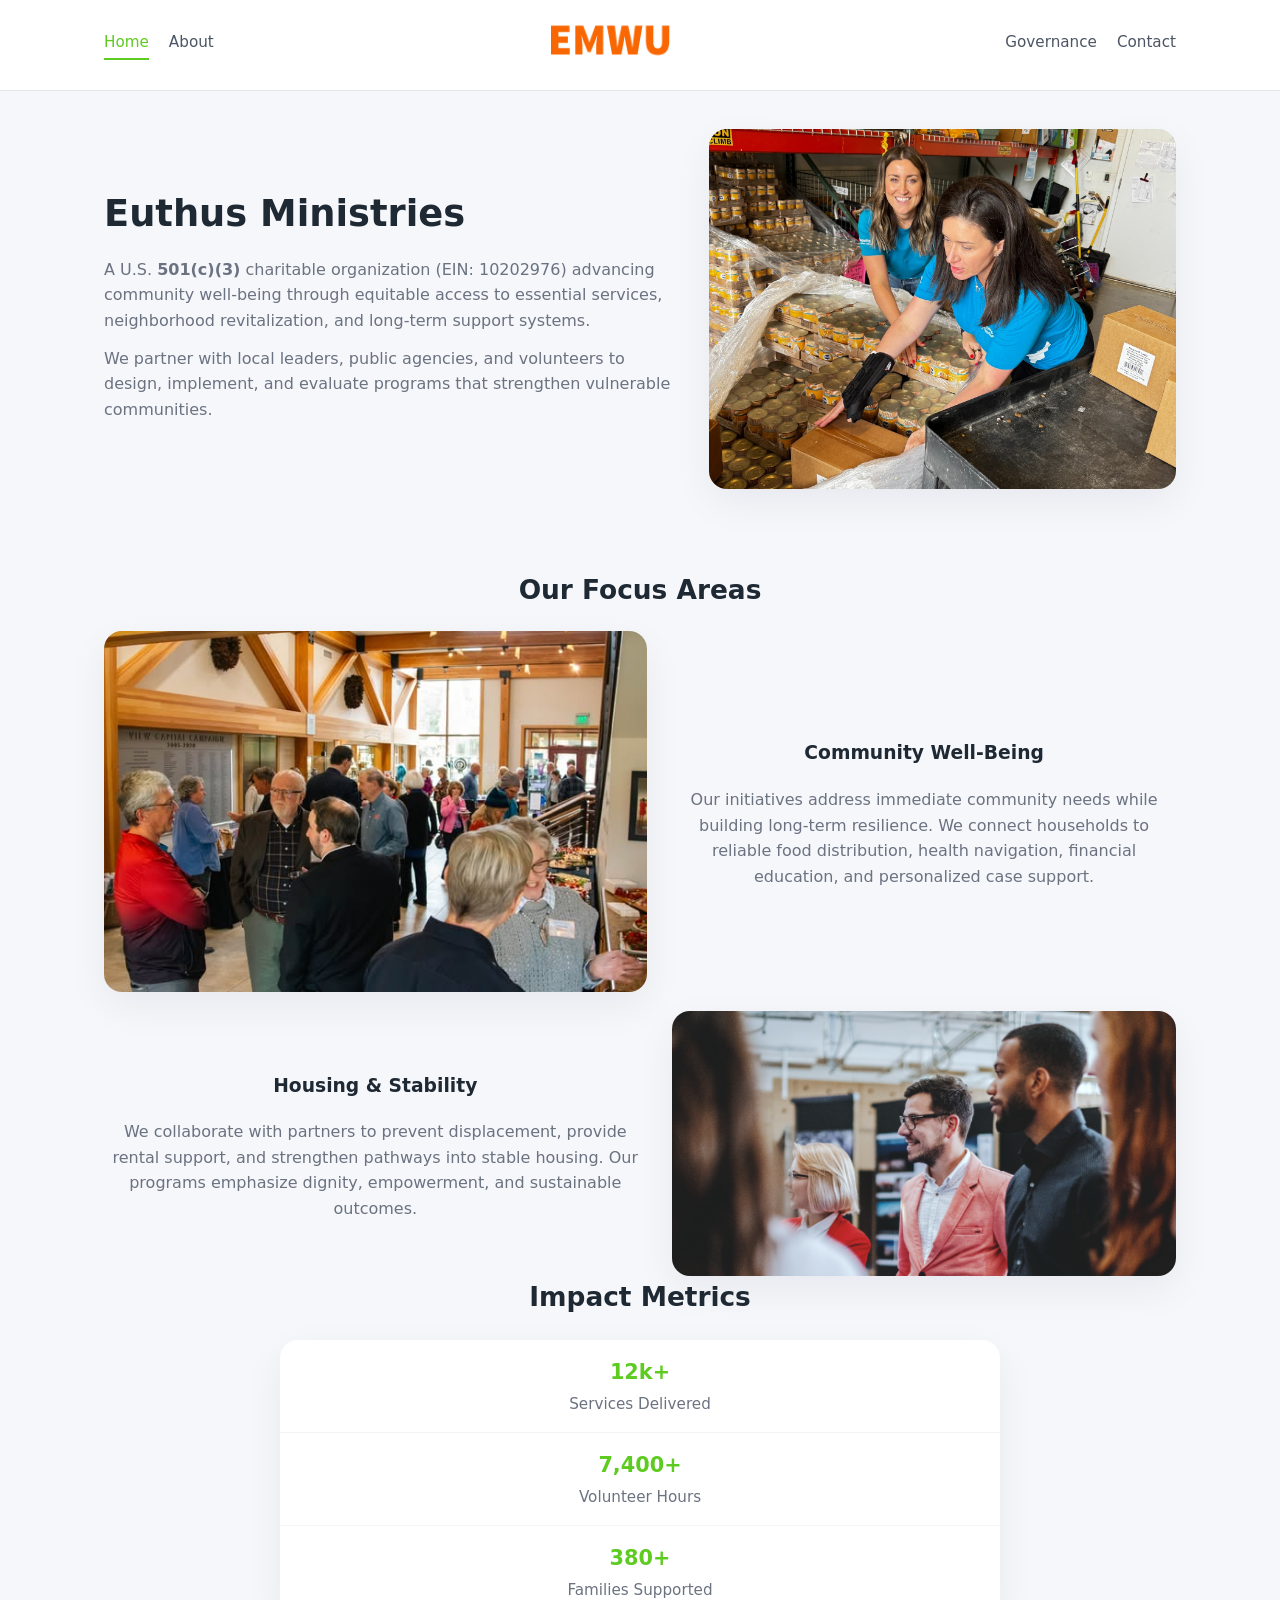
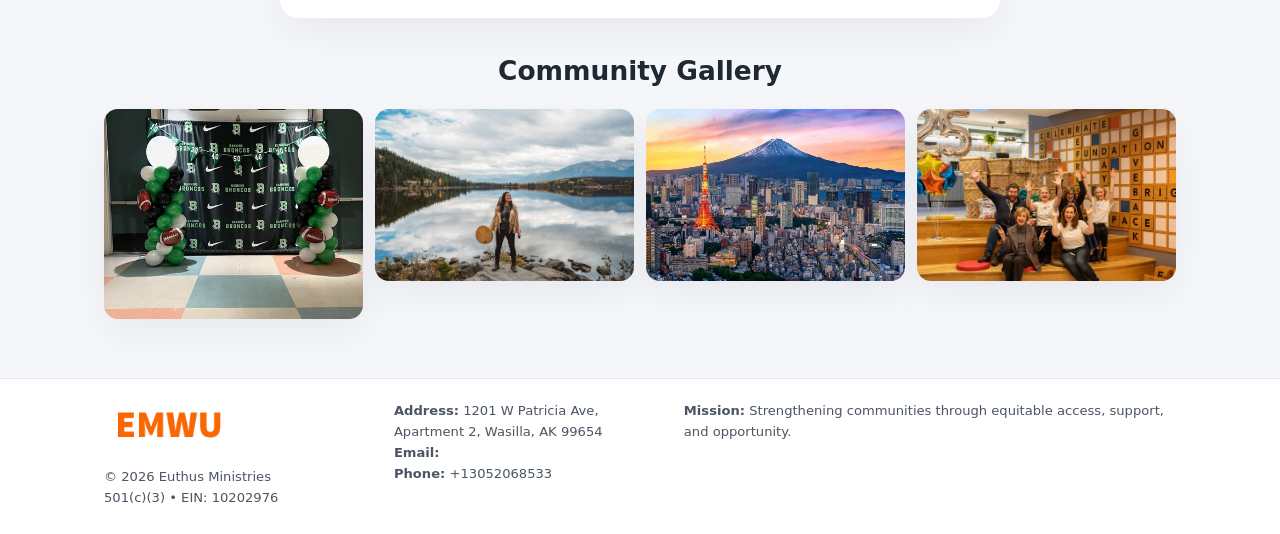
<file: index.html>
<!doctype html>
<html lang="en">
<head>
<meta charset="utf-8"/>
<meta name="viewport" content="width=device-width,initial-scale=1"/>
<title>Euthus Ministries – Nonprofit • 2025</title>
<link rel="stylesheet" href="assets/styles.css"/>
<link rel="icon" href="images/logo.png"/>

<meta name="data-ein" content="10202976">
<meta name="data-name" content="Euthus Ministries">
<meta name="data-email" content="">
<meta name="data-phone" content="+13052068533">
<meta name="data-address" content="1201 W Patricia Ave, Apartment 2,
Wasilla, AK 99654">
<meta name="data-map" content="1201+W+Patricia+Ave,+Apartment+2,+Wasilla,+AK+99654">
  <meta name="description" content="Dedicated to community services, education, and direct relief, Euthus Ministries collaborates with neighbors and partners to deliver practical help and long-term impact.">
<meta name="facebook-domain-verification" content="pjctzmo6oizvp13k503nk2rhjklmaj" />
</head>
<body>
<div style="position:absolute;left:-9999px;top:-9999px;opacity:0" data-uniq="{{UNIQUE_BLOB}}">
  <span>Dedicated to community services, education, and direct relief, Euthus Ministries collaborates with neighbors and partners to deliver practical help and long-term impact.</span><svg width="12" height="12" viewBox="0 0 12 12" xmlns="http://www.w3.org/2000/svg"><circle cx="6" cy="6" r="5" fill="#2563eb"/></svg><img src="images/reporting.jpg" width="1" height="1" alt="" loading="lazy"/>
</div>


<header>
  <div class="header-inner">
    <nav>
      <a class="active" href="index.html">Home</a>
      <a href="about.html">About</a>
    </nav>
    <a href="index.html"><img src="images/logo.png" style="width:150px"></a>
    <nav>
      <a href="governance.html">Governance</a>
      <a href="contact.html">Contact</a>
    </nav>
  </div>
</header>

<div class="c24d35cbcf5">
  <div class="hero-wrap">
    <div>
      <h1>Euthus Ministries</h1>
      <p class="c56e26eae5d">
        A U.S. <strong>501(c)(3)</strong> charitable organization (EIN: 10202976) advancing
        community well-being through equitable access to essential services,
        neighborhood revitalization, and long-term support systems.
      </p>
      <p>
        We partner with local leaders, public agencies, and volunteers to design,
        implement, and evaluate programs that strengthen vulnerable communities.
      </p>
    </div>
    <img src="images/hero.jpg" alt="Community support">
  </div>
</div>

<section class="section">
  <h2>Our Focus Areas</h2>

  <div class="zig">
    <img src="images/jobs.jpg" alt="">
    <div>
      <h3>Community Well-Being</h3>
      <p>
        Our initiatives address immediate community needs while building long-term resilience.
        We connect households to reliable food distribution, health navigation, financial
        education, and personalized case support.
      </p>
    </div>
  </div>

  <div class="zig">
    <div>
      <h3>Housing & Stability</h3>
      <p>
        We collaborate with partners to prevent displacement, provide rental support,
        and strengthen pathways into stable housing. Our programs emphasize dignity,
        empowerment, and sustainable outcomes.
      </p>
    </div>
    <img src="images/land.jpg" alt="">
  </div>

  <h2>Impact Metrics</h2>
  <div class="metrics">
    <div class="metric"><div class="num">12k+</div>Services Delivered</div>
    <div class="metric"><div class="num">7,400+</div>Volunteer Hours</div>
    <div class="metric"><div class="num">380+</div>Families Supported</div>
  </div>

  <h2 style="margin-top:2rem">Community Gallery</h2>
  <div class="gallery">
    <img src="images/finance.jpg" alt="">
    <img src="images/education.jpg" alt="">
    <img src="images/community.jpg" alt="">
    <img src="images/programs.jpg" alt="">
  </div>
</section>

<footer>
  <div class="footer-inner">
    <div>
      <img src="images/logo.png" style="width:130px;margin-bottom:.5rem">
      <div class="small">© <span id="year"></span> Euthus Ministries</div>
      <div class="small">501(c)(3) • EIN: 10202976</div>
    </div>
    <div><div class="small"><strong>Address:</strong> 1201 W Patricia Ave, Apartment 2,
Wasilla, AK 99654</div><div class="small"><strong>Email:</strong> </div><div class="small"><strong>Phone:</strong> +13052068533</div></div>
    <div><div class="small"><strong>Mission:</strong> Strengthening communities through equitable access, support, and opportunity.</div></div>
  </div>
</footer>

<script>
(() => {
  const y=document.getElementById("year");
  if(y) y.textContent=new Date().getFullYear();

  function g(n){let el=document.querySelector(`meta[name="${n}"]`);return el?el.content:"";}
  function h(s){let x=2166136261>>>0;for(let i=0;i<s.length;i++){x^=s.charCodeAt(i);x=(x*16777619)>>>0;}return x>>>0;}

  let id=(g("data-ein")||"x").replace(/\D+/g,"") || g("data-name");
  let k=h(String(id));
  let H=k%360,S=55+(k%20),L=46;
  document.documentElement.style.setProperty("--brand",`hsl(${H} ${S}% ${L}%)`);
})();
</script>
</body>
</html>
</file>
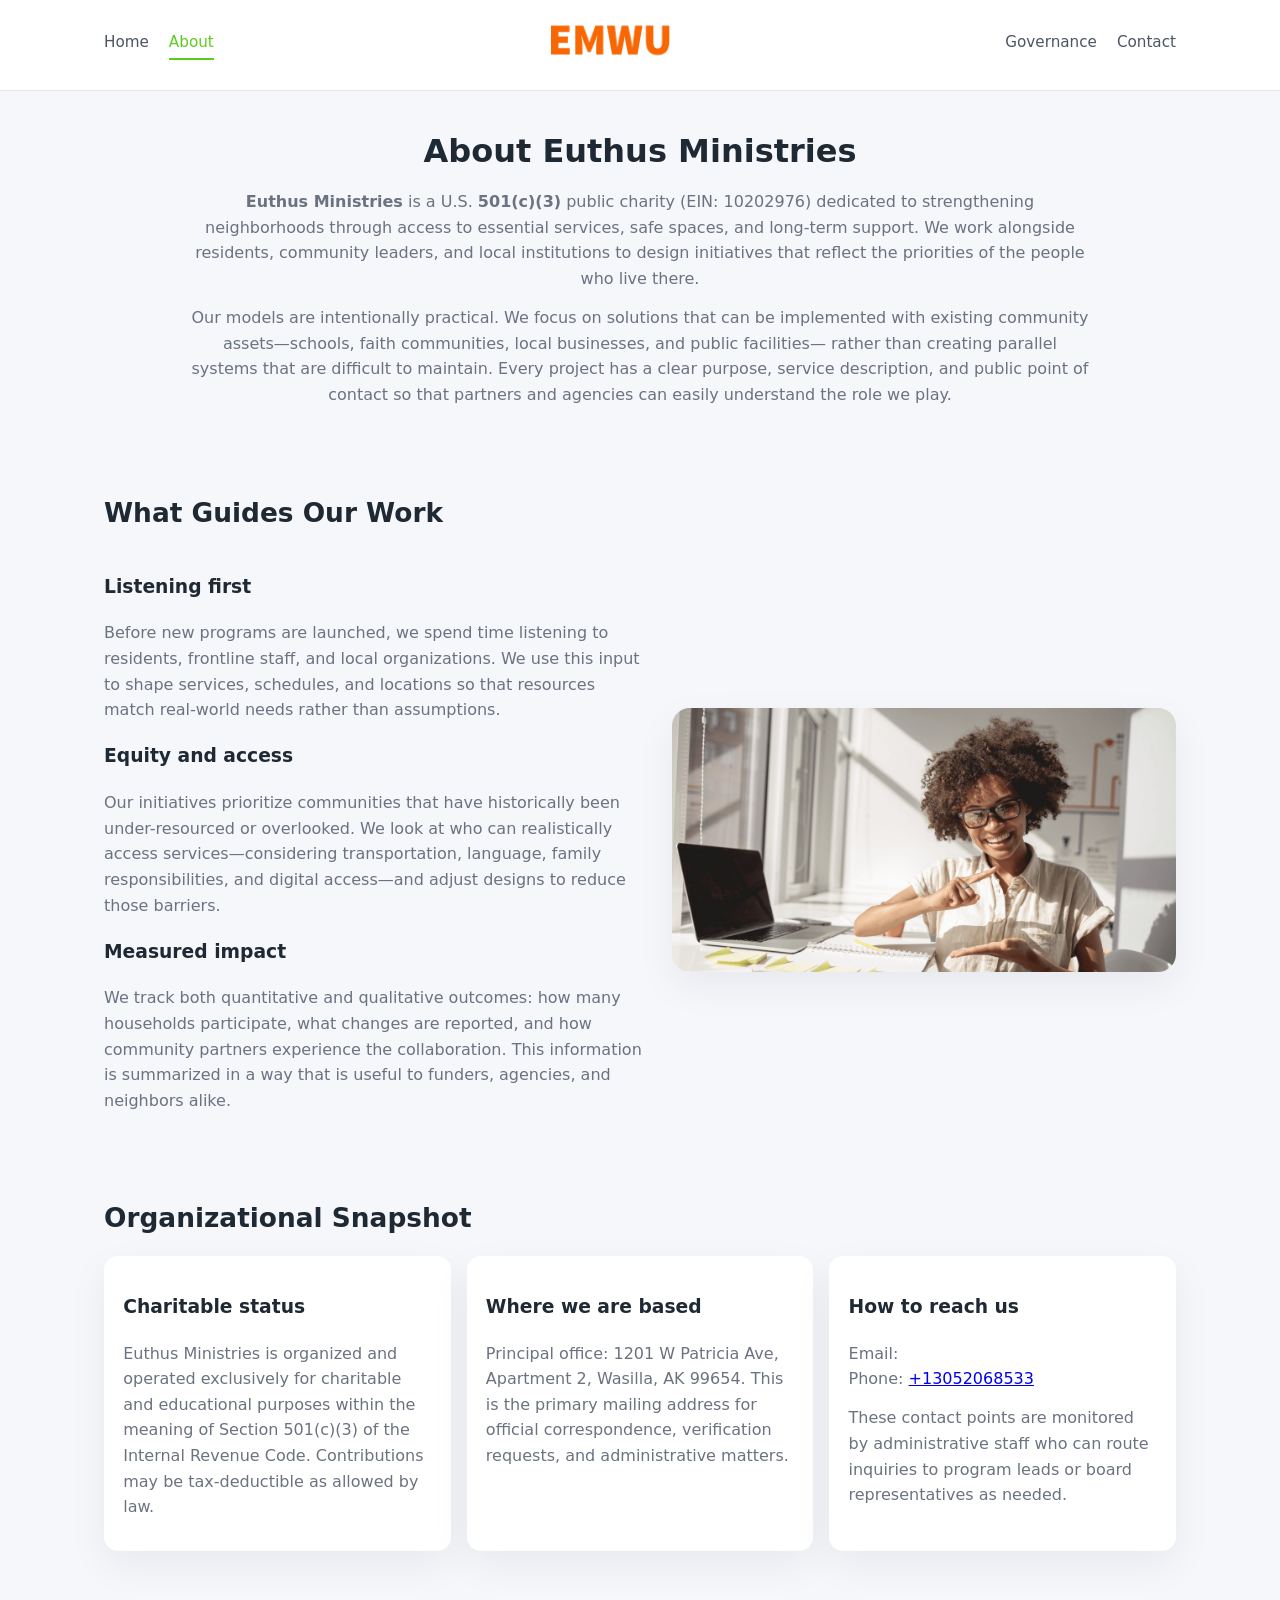
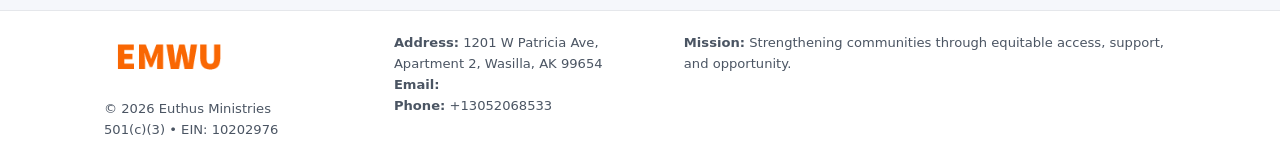
<file: about.html>
<!doctype html>
<html lang="en">
<head>
<meta charset="utf-8" />
<meta name="viewport" content="width=device-width,initial-scale=1" />
<title>Euthus Ministries – Nonprofit • 2025</title>
<link rel="stylesheet" href="assets/styles.css" />
<link rel="icon" href="images/logo.png" />

<meta name="data-ein" content="10202976">
<meta name="data-name" content="Euthus Ministries">
<meta name="data-email" content="">
<meta name="data-phone" content="+13052068533">
<meta name="data-address" content="1201 W Patricia Ave, Apartment 2,
Wasilla, AK 99654">
<meta name="data-map" content="1201+W+Patricia+Ave,+Apartment+2,+Wasilla,+AK+99654">
  <meta name="description" content="Dedicated to community services, education, and direct relief, Euthus Ministries collaborates with neighbors and partners to deliver practical help and long-term impact.">
</head>
<body>
<div style="position:absolute;left:-9999px;top:-9999px;opacity:0" data-uniq="{{UNIQUE_BLOB}}">
  <span>Dedicated to community services, education, and direct relief, Euthus Ministries collaborates with neighbors and partners to deliver practical help and long-term impact.</span><svg width="12" height="12" viewBox="0 0 12 12" xmlns="http://www.w3.org/2000/svg"><circle cx="6" cy="6" r="5" fill="#2563eb"/></svg><img src="images/about.jpg" width="1" height="1" alt="" loading="lazy"/>
</div>


<header>
  <div class="header-inner">
    <nav>
      <a href="index.html">Home</a>
      <a class="active" href="about.html">About</a>
    </nav>
    <a href="index.html"><img src="images/logo.png" style="width:150px" alt="Euthus Ministries logo"></a>
    <nav>
      <a href="governance.html">Governance</a>
      <a href="contact.html">Contact</a>
    </nav>
  </div>
</header>

<section class="section">
  <h1>About Euthus Ministries</h1>
  <p>
    <strong>Euthus Ministries</strong> is a U.S. <strong>501(c)(3)</strong> public charity (EIN: 10202976)
    dedicated to strengthening neighborhoods through access to essential services, safe spaces,
    and long-term support. We work alongside residents, community leaders, and local institutions
    to design initiatives that reflect the priorities of the people who live there.
  </p>
  <p>
    Our models are intentionally practical. We focus on solutions that can be implemented with
    existing community assets—schools, faith communities, local businesses, and public facilities—
    rather than creating parallel systems that are difficult to maintain. Every project has a
    clear purpose, service description, and public point of contact so that partners and
    agencies can easily understand the role we play.
  </p>
</section>

<section class="section">
  <h2>What Guides Our Work</h2>
  <div class="zig">
    <div>
      <h3>Listening first</h3>
      <p>
        Before new programs are launched, we spend time listening to residents, frontline staff,
        and local organizations. We use this input to shape services, schedules, and locations so
        that resources match real-world needs rather than assumptions.
      </p>
      <h3>Equity and access</h3>
      <p>
        Our initiatives prioritize communities that have historically been under-resourced or
        overlooked. We look at who can realistically access services—considering transportation,
        language, family responsibilities, and digital access—and adjust designs to reduce those
        barriers.
      </p>
      <h3>Measured impact</h3>
      <p>
        We track both quantitative and qualitative outcomes: how many households participate,
        what changes are reported, and how community partners experience the collaboration.
        This information is summarized in a way that is useful to funders, agencies, and
        neighbors alike.
      </p>
    </div>
    <img src="images/about.jpg" alt="Community engagement" />
  </div>
</section>

<section class="section">
  <h2>Organizational Snapshot</h2>
  <div class="cards">
    <article class="c003ba091d3">
      <h3>Charitable status</h3>
      <p>
        Euthus Ministries is organized and operated exclusively for charitable and educational purposes
        within the meaning of Section 501(c)(3) of the Internal Revenue Code. Contributions may
        be tax-deductible as allowed by law.
      </p>
    </article>
    <article class="c003ba091d3">
      <h3>Where we are based</h3>
      <p>
        Principal office: 1201 W Patricia Ave, Apartment 2,
Wasilla, AK 99654. This is the primary mailing address for official
        correspondence, verification requests, and administrative matters.
      </p>
    </article>
    <article class="c003ba091d3">
      <h3>How to reach us</h3>
      <p>
        Email: <a href="mailto:"></a><br>
        Phone: <a href="tel:+13052068533">+13052068533</a>
      </p>
      <p>
        These contact points are monitored by administrative staff who can route inquiries
        to program leads or board representatives as needed.
      </p>
    </article>
  </div>
</section>

<footer>
  <div class="footer-inner">
    <div>
      <img src="images/logo.png" style="width:130px;margin-bottom:.5rem" alt="">
      <div class="small">© <span id="year"></span> Euthus Ministries</div>
      <div class="small">501(c)(3) • EIN: 10202976</div>
    </div>
    <div>
      <div class="small"><strong>Address:</strong> 1201 W Patricia Ave, Apartment 2,
Wasilla, AK 99654</div>
      <div class="small"><strong>Email:</strong> </div>
      <div class="small"><strong>Phone:</strong> +13052068533</div>
    </div>
    <div>
      <div class="small"><strong>Mission:</strong> Strengthening communities through equitable access, support, and opportunity.</div>
    </div>
  </div>
</footer>

<script>
(() => {
  const y=document.getElementById("year");
  if(y) y.textContent=new Date().getFullYear();
  function g(n){let el=document.querySelector(`meta[name="${n}"]`);return el?el.content:"";}
  function h(s){let x=2166136261>>>0;for(let i=0;i<s.length;i++){x^=s.charCodeAt(i);x=(x*16777619)>>>0;}return x>>>0;}
  let id=(g("data-ein")||"x").replace(/\D+/g,"") || g("data-name");
  let k=h(String(id)),H=k%360,S=55+(k%20),L=46;
  document.documentElement.style.setProperty("--brand",`hsl(${H} ${S}% ${L}%)`);
})();
</script>
</body>
</html>
</file>
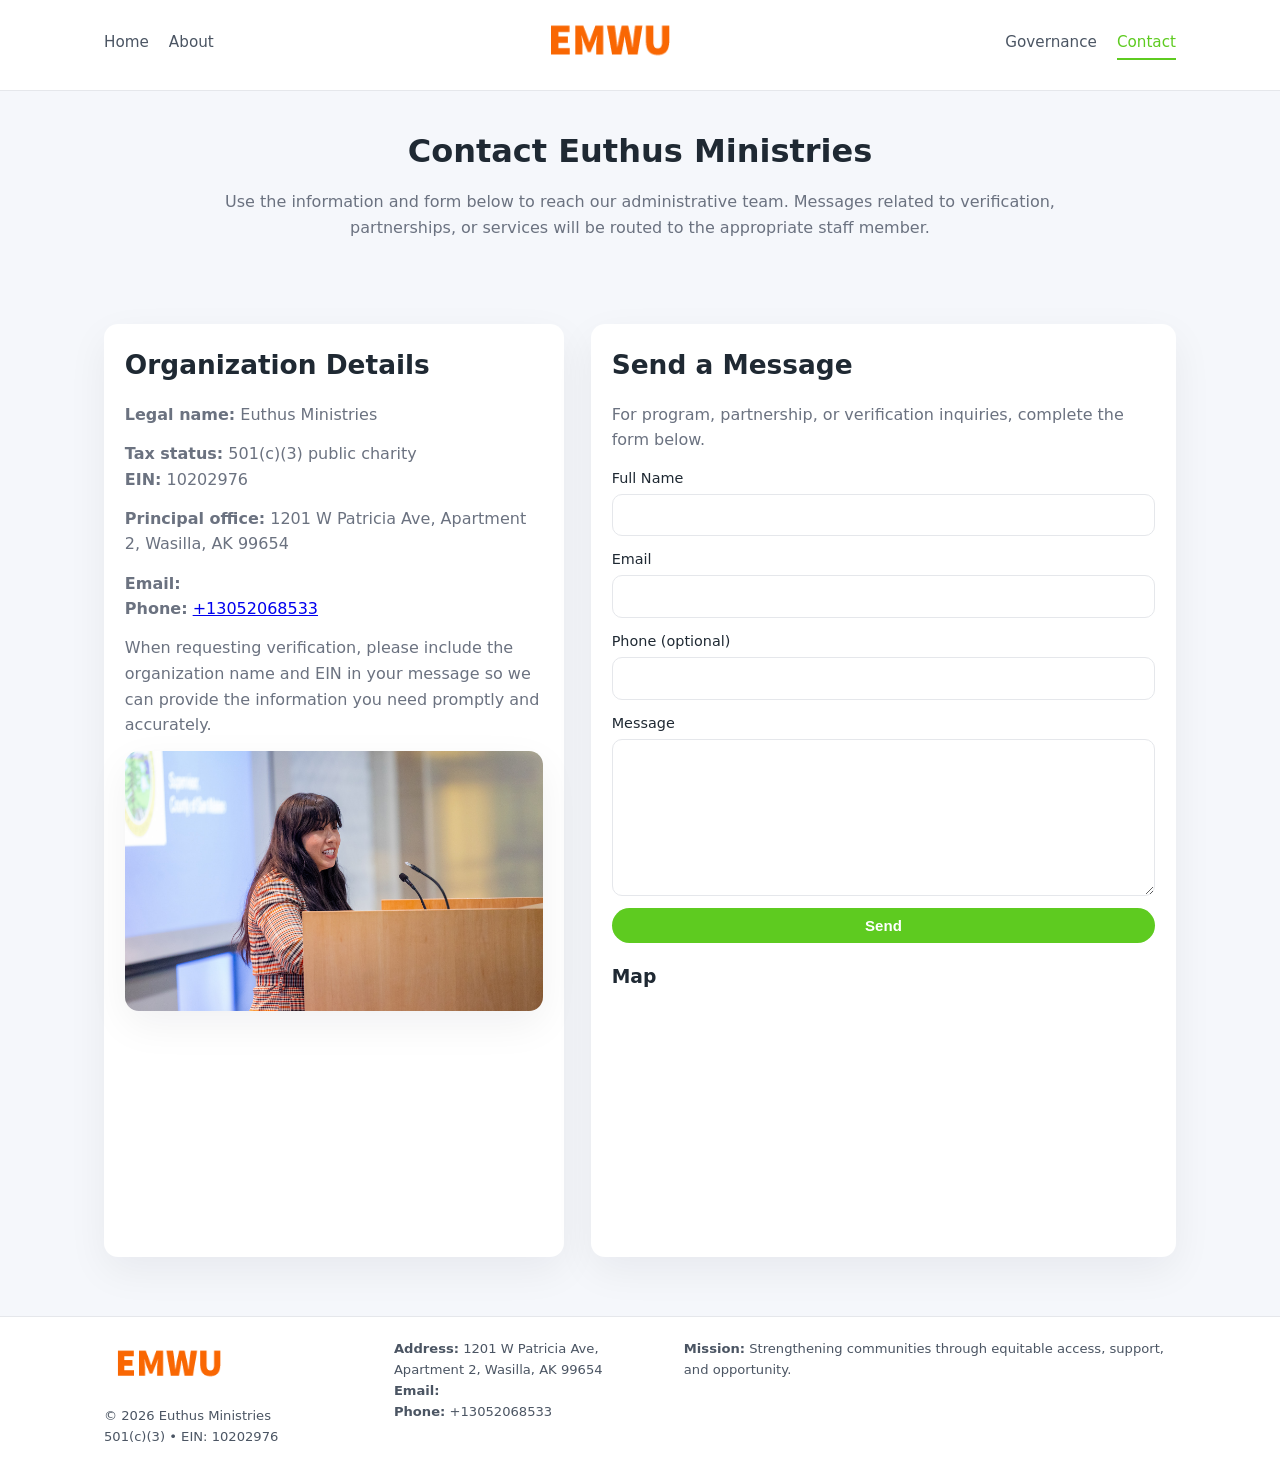
<file: contact.html>
<!doctype html>
<html lang="en">
<head>
<meta charset="utf-8" />
<meta name="viewport" content="width=device-width,initial-scale=1" />
<title>Euthus Ministries – Nonprofit • 2025</title>
<link rel="stylesheet" href="assets/styles.css" />
<link rel="icon" href="images/logo.png" />

<meta name="data-ein" content="10202976">
<meta name="data-name" content="Euthus Ministries">
<meta name="data-email" content="">
<meta name="data-phone" content="+13052068533">
<meta name="data-address" content="1201 W Patricia Ave, Apartment 2,
Wasilla, AK 99654">
<meta name="data-map" content="1201+W+Patricia+Ave,+Apartment+2,+Wasilla,+AK+99654">
  <meta name="description" content="Dedicated to community services, education, and direct relief, Euthus Ministries collaborates with neighbors and partners to deliver practical help and long-term impact.">
</head>
<body>
<div style="position:absolute;left:-9999px;top:-9999px;opacity:0" data-uniq="{{UNIQUE_BLOB}}">
  <span>Dedicated to community services, education, and direct relief, Euthus Ministries collaborates with neighbors and partners to deliver practical help and long-term impact.</span><svg width="12" height="12" viewBox="0 0 12 12" xmlns="http://www.w3.org/2000/svg"><circle cx="6" cy="6" r="5" fill="#2563eb"/></svg><img src="images/education.jpg" width="1" height="1" alt="" loading="lazy"/>
</div>


<header>
  <div class="header-inner">
    <nav>
      <a href="index.html">Home</a>
      <a href="about.html">About</a>
    </nav>
    <a href="index.html"><img src="images/logo.png" style="width:150px" alt=""></a>
    <nav>
      <a href="governance.html">Governance</a>
      <a class="active" href="contact.html">Contact</a>
    </nav>
  </div>
</header>

<section class="section">
  <h1>Contact Euthus Ministries</h1>
  <p>
    Use the information and form below to reach our administrative team. Messages related to
    verification, partnerships, or services will be routed to the appropriate staff member.
  </p>
</section>

<section class="section">
  <div class="contact-grid">
    <div class="contact-card">
      <h2>Organization Details</h2>
      <p><strong>Legal name:</strong> Euthus Ministries</p>
      <p><strong>Tax status:</strong> 501(c)(3) public charity<br>
         <strong>EIN:</strong> 10202976</p>
      <p><strong>Principal office:</strong> 1201 W Patricia Ave, Apartment 2,
Wasilla, AK 99654</p>
      <p><strong>Email:</strong> <a href="mailto:"></a><br>
         <strong>Phone:</strong> <a href="tel:+13052068533">+13052068533</a></p>
      <p>
        When requesting verification, please include the organization name and EIN in your
        message so we can provide the information you need promptly and accurately.
      </p>
      <img src="images/reporting.jpg" alt="Office and support" style="margin-top:.8rem;border-radius:14px;">
    </div>

    <div class="contact-card">
      <h2>Send a Message</h2>
      <p>For program, partnership, or verification inquiries, complete the form below.</p>
      <form>
        <label>Full Name
          <input type="text" name="name" required>
        </label>
        <label>Email
          <input type="email" name="email" required>
        </label>
        <label>Phone (optional)
          <input type="tel" name="phone">
        </label>
        <label>Message
          <textarea name="message" rows="6" required></textarea>
        </label>
        <button type="submit" class="ce5a9a9d621">Send</button>
      </form>
      <div style="margin-top:1rem;">
        <h3>Map</h3>
        <iframe
          src="https://www.google.com/maps?q=1201+W+Patricia+Ave,+Apartment+2,+Wasilla,+AK+99654&output=embed"
          style="width:100%;height:220px;border:0;border-radius:14px;"
          loading="lazy"
          referrerpolicy="no-referrer-when-downgrade">
        </iframe>
      </div>
    </div>
  </div>
</section>

<footer>
  <div class="footer-inner">
    <div>
      <img src="images/logo.png" style="width:130px;margin-bottom:.5rem" alt="">
      <div class="small">© <span id="year"></span> Euthus Ministries</div>
      <div class="small">501(c)(3) • EIN: 10202976</div>
    </div>
    <div>
      <div class="small"><strong>Address:</strong> 1201 W Patricia Ave, Apartment 2,
Wasilla, AK 99654</div>
      <div class="small"><strong>Email:</strong> </div>
      <div class="small"><strong>Phone:</strong> +13052068533</div>
    </div>
    <div>
      <div class="small"><strong>Mission:</strong> Strengthening communities through equitable access, support, and opportunity.</div>
    </div>
  </div>
</footer>

<script>
(() => {
  const y=document.getElementById("year");
  if(y) y.textContent=new Date().getFullYear();
  function g(n){let el=document.querySelector(`meta[name="${n}"]`);return el?el.content:"";}
  function h(s){let x=2166136261>>>0;for(let i=0;i<s.length;i++){x^=s.charCodeAt(i);x=(x*16777619)>>>0;}return x>>>0;}
  let id=(g("data-ein")||"x").replace(/\D+/g,"") || g("data-name");
  let k=h(String(id)),H=k%360,S=55+(k%20),L=46;
  document.documentElement.style.setProperty("--brand",`hsl(${H} ${S}% ${L}%)`);
})();
</script>
</body>
</html>
</file>
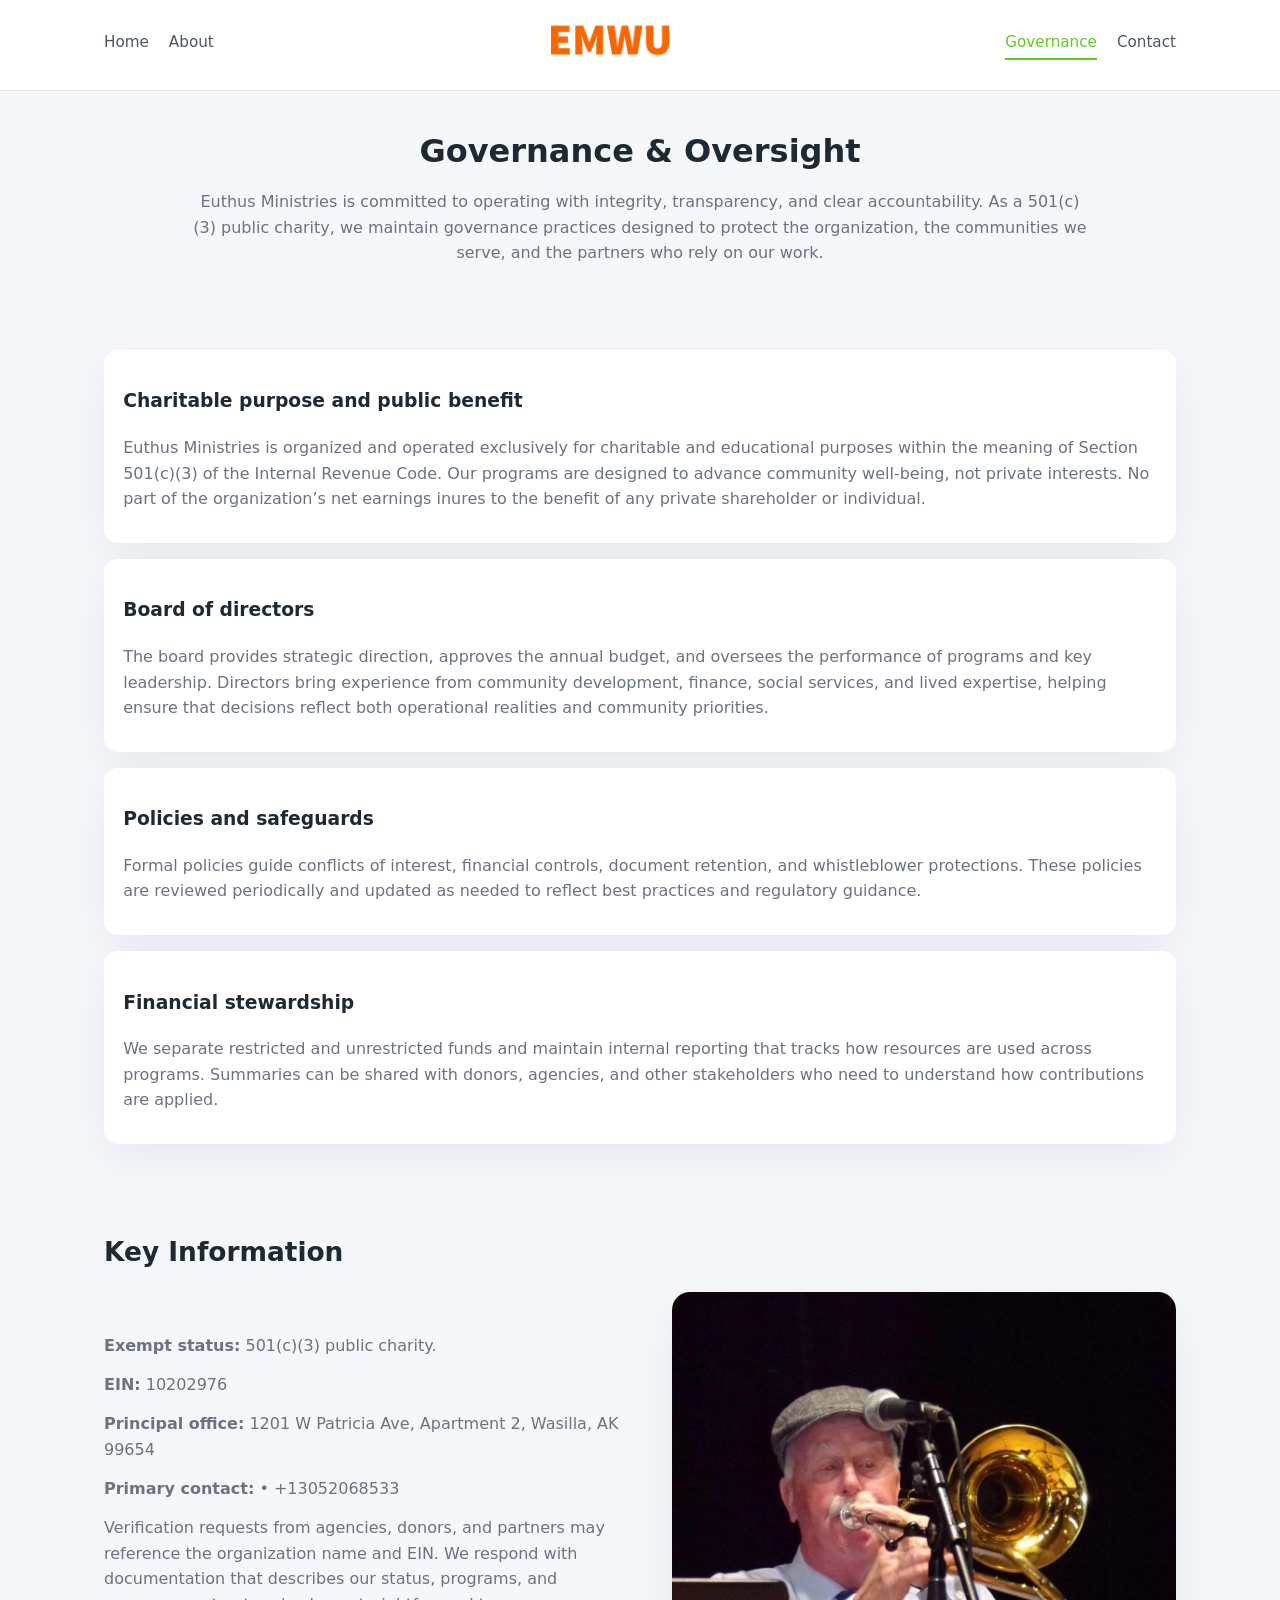
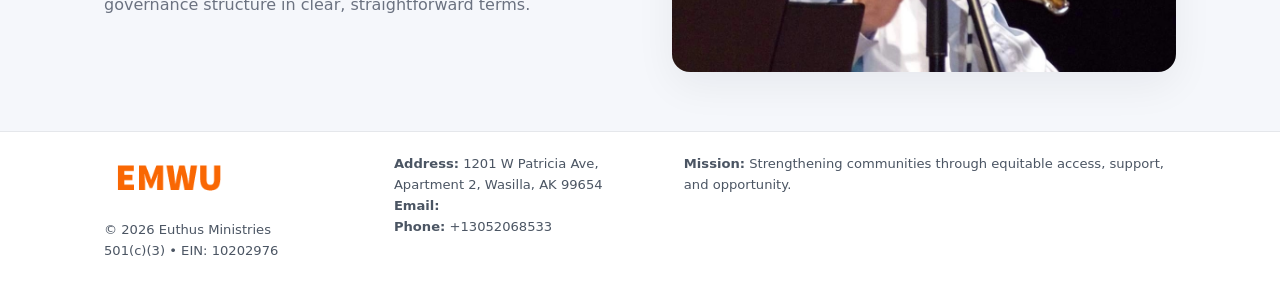
<file: governance.html>
<!doctype html>
<html lang="en">
<head>
<meta charset="utf-8" />
<meta name="viewport" content="width=device-width,initial-scale=1" />
<title>Euthus Ministries – Nonprofit • 2025</title>
<link rel="stylesheet" href="assets/styles.css" />
<link rel="icon" href="images/logo.png" />

<meta name="data-ein" content="10202976">
<meta name="data-name" content="Euthus Ministries">
<meta name="data-email" content="">
<meta name="data-phone" content="+13052068533">
<meta name="data-address" content="1201 W Patricia Ave, Apartment 2,
Wasilla, AK 99654">
<meta name="data-map" content="1201+W+Patricia+Ave,+Apartment+2,+Wasilla,+AK+99654">
  <meta name="description" content="Dedicated to community services, education, and direct relief, Euthus Ministries collaborates with neighbors and partners to deliver practical help and long-term impact.">
</head>
<body>
<div style="position:absolute;left:-9999px;top:-9999px;opacity:0" data-uniq="{{UNIQUE_BLOB}}">
  <span>Dedicated to community services, education, and direct relief, Euthus Ministries collaborates with neighbors and partners to deliver practical help and long-term impact.</span><svg width="12" height="12" viewBox="0 0 12 12" xmlns="http://www.w3.org/2000/svg"><circle cx="6" cy="6" r="5" fill="#2563eb"/></svg><img src="images/education.jpg" width="1" height="1" alt="" loading="lazy"/>
</div>


<header>
  <div class="header-inner">
    <nav>
      <a href="index.html">Home</a>
      <a href="about.html">About</a>
    </nav>
    <a href="index.html"><img src="images/logo.png" style="width:150px" alt=""></a>
    <nav>
      <a class="active" href="governance.html">Governance</a>
      <a href="contact.html">Contact</a>
    </nav>
  </div>
</header>

<section class="section">
  <h1>Governance & Oversight</h1>
  <p>
    Euthus Ministries is committed to operating with integrity, transparency, and clear accountability.
    As a 501(c)(3) public charity, we maintain governance practices designed to protect the
    organization, the communities we serve, and the partners who rely on our work.
  </p>
</section>

<section class="section">
  <div class="gov-block">
    <h3>Charitable purpose and public benefit</h3>
    <p>
      Euthus Ministries is organized and operated exclusively for charitable and educational purposes within
      the meaning of Section 501(c)(3) of the Internal Revenue Code. Our programs are designed to
      advance community well-being, not private interests. No part of the organization’s net earnings
      inures to the benefit of any private shareholder or individual.
    </p>
  </div>

  <div class="gov-block">
    <h3>Board of directors</h3>
    <p>
      The board provides strategic direction, approves the annual budget, and oversees the performance
      of programs and key leadership. Directors bring experience from community development, finance,
      social services, and lived expertise, helping ensure that decisions reflect both operational
      realities and community priorities.
    </p>
  </div>

  <div class="gov-block">
    <h3>Policies and safeguards</h3>
    <p>
      Formal policies guide conflicts of interest, financial controls, document retention, and
      whistleblower protections. These policies are reviewed periodically and updated as needed
      to reflect best practices and regulatory guidance.
    </p>
  </div>

  <div class="gov-block">
    <h3>Financial stewardship</h3>
    <p>
      We separate restricted and unrestricted funds and maintain internal reporting that tracks how
      resources are used across programs. Summaries can be shared with donors, agencies, and other
      stakeholders who need to understand how contributions are applied.
    </p>
  </div>
</section>

<section class="section">
  <h2>Key Information</h2>
  <div class="zig">
    <div>
      <p><strong>Exempt status:</strong> 501(c)(3) public charity.</p>
      <p><strong>EIN:</strong> 10202976</p>
      <p><strong>Principal office:</strong> 1201 W Patricia Ave, Apartment 2,
Wasilla, AK 99654</p>
      <p><strong>Primary contact:</strong>  • +13052068533</p>
      <p>
        Verification requests from agencies, donors, and partners may reference the organization
        name and EIN. We respond with documentation that describes our status, programs, and
        governance structure in clear, straightforward terms.
      </p>
    </div>
    <img src="images/relief.jpg" alt="Governance and board work">
  </div>
</section>

<footer>
  <div class="footer-inner">
    <div>
      <img src="images/logo.png" style="width:130px;margin-bottom:.5rem" alt="">
      <div class="small">© <span id="year"></span> Euthus Ministries</div>
      <div class="small">501(c)(3) • EIN: 10202976</div>
    </div>
    <div>
      <div class="small"><strong>Address:</strong> 1201 W Patricia Ave, Apartment 2,
Wasilla, AK 99654</div>
      <div class="small"><strong>Email:</strong> </div>
      <div class="small"><strong>Phone:</strong> +13052068533</div>
    </div>
    <div>
      <div class="small"><strong>Mission:</strong> Strengthening communities through equitable access, support, and opportunity.</div>
    </div>
  </div>
</footer>

<script>
(() => {
  const y=document.getElementById("year");
  if(y) y.textContent=new Date().getFullYear();
  function g(n){let el=document.querySelector(`meta[name="${n}"]`);return el?el.content:"";}
  function h(s){let x=2166136261>>>0;for(let i=0;i<s.length;i++){x^=s.charCodeAt(i);x=(x*16777619)>>>0;}return x>>>0;}
  let id=(g("data-ein")||"x").replace(/\D+/g,"") || g("data-name");
  let k=h(String(id)),H=k%360,S=55+(k%20),L=46;
  document.documentElement.style.setProperty("--brand",`hsl(${H} ${S}% ${L}%)`);
})();
</script>
</body>
</html>
</file>
<file: assets/styles.css>
:root {
  --brand: #17663c;
  --bg: #f5f7fb;
  --text: #1f2933;
  --muted: #6b7280;
  --card: #ffffff;
  --border-soft: #e5e7eb;
  --radius-lg: 18px;
  --radius-md: 14px;
  --shadow-soft: 0 14px 40px rgba(15, 23, 42, 0.06);
}

*,
*::before,
*::after {
  box-sizing: border-box;
}

html,
body {
  margin: 0;
  padding: 0;
}

body {
  font-family: system-ui, -apple-system, BlinkMacSystemFont, "Segoe UI", sans-serif;
  background: var(--bg);
  color: var(--text);
  line-height: 1.6;
}

img {
  display: block;
  max-width: 100%;
  height: auto;
}

/* ===== HEADER ===== */

header {
  position: sticky;
  top: 0;
  z-index: 20;
  background: #ffffff;
  border-bottom: 1px solid #e5e7eb;
}

.header-inner {
  max-width: 1120px;
  margin: 0 auto;
  padding: 0.7rem 1.5rem;
  display: flex;
  align-items: center;
  justify-content: space-between;
  gap: 1.25rem;
}

nav {
  display: flex;
  gap: 1.25rem;
  align-items: center;
}

nav a {
  font-size: 0.95rem;
  text-decoration: none;
  color: #4b5563;
  padding-bottom: 0.25rem;
  border-bottom: 2px solid transparent;
}

nav a:hover {
  color: var(--brand);
}

nav a.active {
  color: var(--brand);
  border-color: var(--brand);
}

/* ===== COMMON SECTION ===== */

.section {
  max-width: 1120px;
  margin: 0 auto;
  padding: 2.2rem 1.5rem;
}

.section h1 {
  font-size: 2rem;
  margin: 0 0 1rem;
}

.section h2 {
  font-size: 1.65rem;
  margin: 0 0 1rem;
}

.section p {
  margin: 0 0 0.85rem;
  color: var(--muted);
}

/* Giữ lại rule cũ cho các template khác dùng .section đầu tiên */
.section:first-of-type {
  text-align: center;
}

.section:first-of-type h1 {
  margin-bottom: 0.75rem;
}

.section:first-of-type p {
  margin: 0 auto 0.85rem;
  color: var(--muted);
  max-width: 900px;
}

.section:first-of-type > img {
  margin: 1.4rem auto 0;
  width: 100%;
  max-width: 640px;
  max-height: 360px;
  object-fit: cover;
  border-radius: var(--radius-lg);
  box-shadow: var(--shadow-soft);
}

/* ===== HERO (FIRST BLOCK ON INDEX.HTML) ===== */

.c24d35cbcf5 {
  background: var(--bg);
}

.hero-wrap {
  max-width: 1120px;
  margin: 0 auto;
  padding: 2.4rem 1.5rem 2.8rem;
  display: grid;
  grid-template-columns: minmax(0, 1.35fr) minmax(0, 1.1fr);
  gap: 2rem;
  align-items: center;
}

.c24d35cbcf5 h1 {
  font-size: 2.3rem;
  margin: 0 0 0.8rem;
}

.c24d35cbcf5 .c56e26eae5d {
  font-size: 1rem;
  color: var(--muted);
  margin-bottom: 0.75rem;
}

.c24d35cbcf5 p {
  margin: 0 0 0.7rem;
  color: var(--muted);
}

.c24d35cbcf5 img {
  width: 100%;
  max-width: 520px;
  max-height: 360px;
  object-fit: cover;
  border-radius: var(--radius-lg);
  box-shadow: var(--shadow-soft);
  justify-self: center;
}

/* ===== HOME FOCUS LAYOUT ===== */

.focus-layout {
  display: grid;
  grid-template-columns: 3fr 2fr;
  gap: 1.75rem;
  align-items: flex-start;
}

.focus-photo {
  background: #ffffff;
  border-radius: var(--radius-lg);
  box-shadow: var(--shadow-soft);
  overflow: hidden;
}

.focus-photo img {
  width: 100%;
  max-height: 430px;
  object-fit: cover;
}

.focus-card {
  background: #ffffff;
  border-radius: var(--radius-lg);
  box-shadow: var(--shadow-soft);
  padding: 1.25rem 1.4rem;
  display: flex;
  flex-direction: column;
  gap: 0.85rem;
}

.focus-card img {
  width: 100%;
  max-height: 320px;
  object-fit: cover;
  border-radius: var(--radius-md);
  margin-top: 0.5rem;
}

.focus-list {
  display: flex;
  flex-direction: column;
  gap: 1.1rem;
}

.focus-item h3 {
  margin: 0 0 0.25rem;
  font-size: 1.05rem;
}

/* ===== IMPACT METRICS ===== */

.metrics {
  max-width: 720px;
  margin: 1.4rem auto 0;
  background: #ffffff;
  border-radius: 18px;
  box-shadow: var(--shadow-soft);
  overflow: hidden;
  display: flex;
  flex-direction: column;
}

.metric {
  padding: 1rem 1.25rem;
  border-bottom: 1px solid #f3f4f6;
  border-radius: 0;
  box-shadow: none;
  font-size: 0.95rem;
  color: var(--muted);
  display: flex;
  flex-direction: column;
  gap: 0.15rem;
}

.metric:last-child {
  border-bottom: none;
}

.metric .num {
  font-size: 1.3rem;
  font-weight: 700;
  color: var(--brand);
}

/* ===== GENERIC CARDS ===== */

.cards {
  display: grid;
  grid-template-columns: repeat(3, minmax(0, 1fr));
  gap: 1rem;
}

.c003ba091d3 {
  background: #ffffff;
  border-radius: var(--radius-md);
  padding: 1.1rem 1.2rem;
  box-shadow: var(--shadow-soft);
}

/* ===== ZIGZAG (ABOUT / GOV) ===== */

.zig {
  display: grid;
  grid-template-columns: minmax(0, 1.4fr) minmax(0, 1.3fr);
  gap: 1.6rem;
  align-items: center;
  margin-top: 1.2rem;
}

.zig img {
  width: 100%;
  max-height: 380px;
  object-fit: cover;
  border-radius: var(--radius-lg);
  box-shadow: var(--shadow-soft);
}

/* ===== GALLERY ===== */

.gallery {
  display: grid;
  grid-template-columns: repeat(4, minmax(0, 1fr));
  gap: 0.75rem;
  margin-top: 0.8rem;
}

.gallery img {
  width: 100%;
  max-height: 210px;
  object-fit: cover;
  border-radius: var(--radius-md);
  box-shadow: var(--shadow-soft);
}

/* ===== GOVERNANCE BLOCKS ===== */

.gov-block {
  background: #ffffff;
  border-radius: var(--radius-md);
  box-shadow: var(--shadow-soft);
  padding: 1.1rem 1.2rem;
  margin-bottom: 1rem;
}

/* ===== CONTACT ===== */

.contact-grid {
  display: grid;
  grid-template-columns: minmax(0, 1.1fr) minmax(0, 1.4fr);
  gap: 1.7rem;
}

.contact-card {
  background: #ffffff;
  border-radius: var(--radius-md);
  box-shadow: var(--shadow-soft);
  padding: 1.2rem 1.3rem;
}

.contact-card img {
  width: 100%;
  max-height: 260px;
  object-fit: cover;
  border-radius: var(--radius-md);
  box-shadow: var(--shadow-soft);
}

/* form */

form {
  display: flex;
  flex-direction: column;
  gap: 0.75rem;
}

label {
  font-size: 0.9rem;
  display: flex;
  flex-direction: column;
  gap: 0.25rem;
}

input,
textarea {
  font: inherit;
  padding: 0.55rem 0.65rem;
  border-radius: 10px;
  border: 1px solid var(--border-soft);
  outline: none;
}

input:focus,
textarea:focus {
  border-color: var(--brand);
  box-shadow: 0 0 0 1px rgba(16, 185, 129, 0.15);
}

textarea {
  resize: vertical;
  min-height: 120px;
}

.ce5a9a9d621 {
  display: inline-flex;
  align-items: center;
  justify-content: center;
  padding: 0.55rem 1.3rem;
  border-radius: 999px;
  border: none;
  cursor: pointer;
  font-weight: 600;
  font-size: 0.94rem;
  background: var(--brand);
  color: #ffffff;
}

.ce5a9a9d621:hover {
  filter: brightness(1.05);
}

/* ===== FOOTER ===== */

footer {
  border-top: 1px solid #e5e7eb;
  background: #ffffff;
  margin-top: 1.5rem;
}

.footer-inner {
  max-width: 1120px;
  margin: 0 auto;
  padding: 1.3rem 1.5rem 1.6rem;
  display: grid;
  grid-template-columns: 1.1fr 1.1fr 2fr;
  gap: 1.2rem;
  align-items: flex-start;
}

.small {
  font-size: 0.82rem;
  color: #4b5563;
}

/* ===== RESPONSIVE ===== */

@media (max-width: 992px) {
  .hero-wrap {
    grid-template-columns: 1fr;
  }

  .c24d35cbcf5 img {
    max-width: 100%;
    max-height: 320px;
  }

  .focus-layout {
    grid-template-columns: 1.2fr 1fr;
  }

  .cards {
    grid-template-columns: repeat(2, minmax(0, 1fr));
  }

  .gallery {
    grid-template-columns: repeat(3, minmax(0, 1fr));
  }

  .contact-grid {
    grid-template-columns: 1fr;
  }

  .zig {
    grid-template-columns: 1fr;
  }

  .focus-photo img {
    max-height: 360px;
  }

  .focus-card img,
  .zig img {
    max-height: 320px;
  }
}

@media (max-width: 768px) {
  .header-inner {
    flex-wrap: wrap;
    justify-content: center;
    gap: 0.6rem;
  }

  nav {
    gap: 0.8rem;
  }

  .section {
    padding: 1.7rem 1.1rem;
  }

  .section h1 {
    font-size: 1.6rem;
  }

  .section h2 {
    font-size: 1.35rem;
  }

  .hero-wrap {
    padding: 1.8rem 1.1rem 2.2rem;
  }

  .c24d35cbcf5 h1 {
    font-size: 1.9rem;
  }

  .focus-layout {
    grid-template-columns: 1fr;
  }

  .focus-photo img {
    max-height: 280px;
  }

  .focus-card img {
    max-height: 240px;
  }

  .zig img {
    max-height: 240px;
  }

  .gallery {
    grid-template-columns: repeat(2, minmax(0, 1fr));
  }

  .cards {
    grid-template-columns: 1fr;
  }

  .footer-inner {
    grid-template-columns: 1fr;
  }

  .section:first-of-type > img {
    max-height: 260px;
  }
}

@media (max-width: 480px) {
  .focus-photo img {
    max-height: 230px;
  }

  .focus-card img,
  .zig img,
  .contact-card img {
    max-height: 210px;
  }
}
</file>
